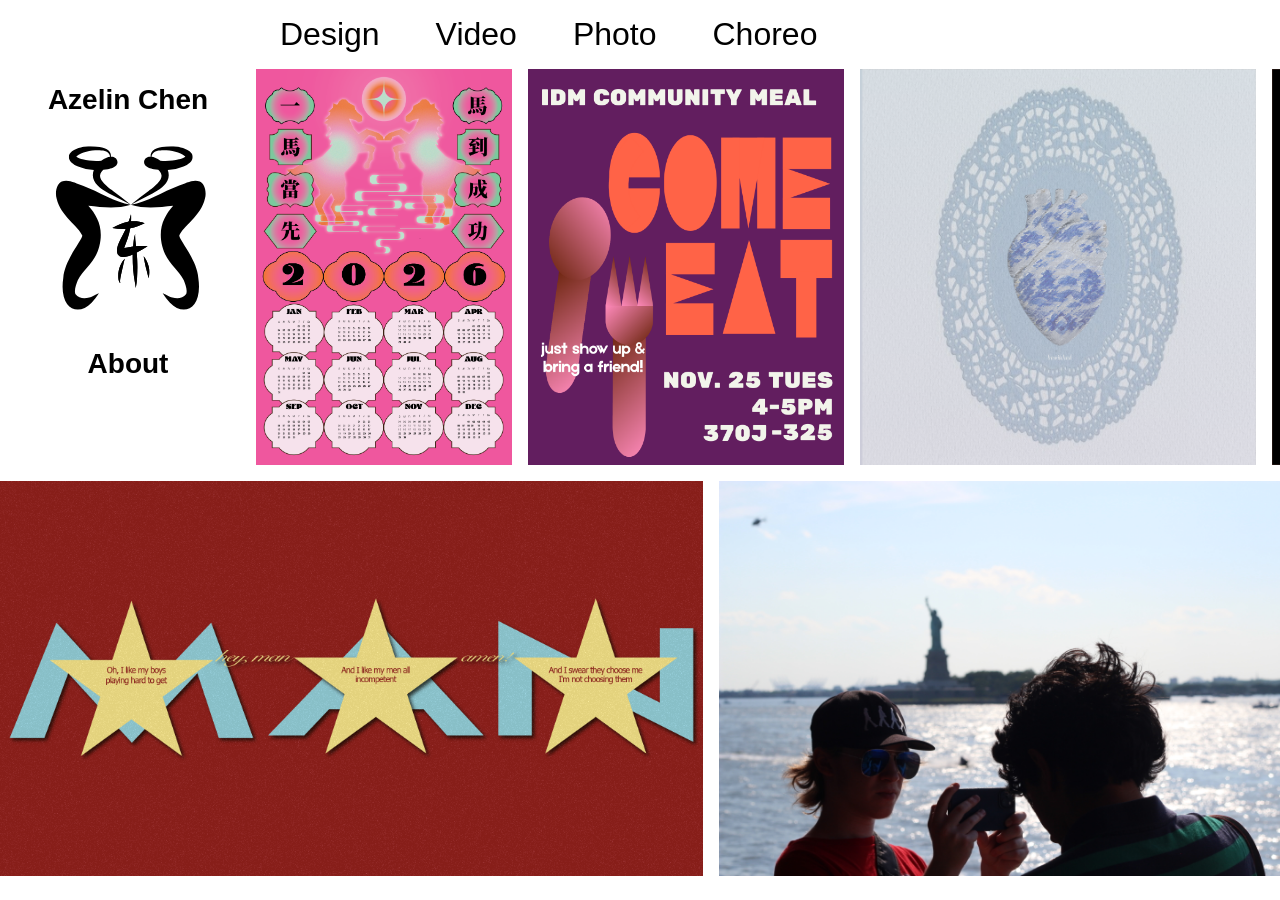
<file: Midterm/index.html>
<!doctype html>
<html lang="en">
  <head>
    <meta charset="UTF-8" />
    <meta name="viewport" content="width=device-width, initial-scale=1.0" />
    <title>Portfolio</title>
    <link rel="stylesheet" href="css/style.css" />
  </head>

  <body class="home-page">
    <!-- PROTECTED INFO BOX: the scrolling art can never cover this -->
    <header class="home-info">
      <h1 class="home-title">Azelin Chen</h1>
      <a class="logo" href="index.html" aria-label="Azelin Chen, home"><img src="img/thebestazelin.svg" alt="" /></a>
      <a class="about-link" href="about.html">About</a>
    </header>

    <nav>
      <ul>
        <li><a href="design.html">Design</a>
          <ul>
            <li><a href="design.html#马到成功 一马当先 “Succeed in Year of the Horse” [2025]">马到成功 一马当先 “Succeed in Year of the Horse” [2025]<img class="preview" src="img/design/BLURREDcalendar2026 .png" alt="" /></a></li>
            <li><a href="design.html#2026Goals">2026 Goals<img class="preview" src="img/design/bpinyourarea.png" alt="" /></a></li>
            <li><a href="design.html#Manchild">Manchild<img class="preview" src="img/design/Manchild.png" alt="" /></a></li>
            <li><a href="design.html#COMEEAT">COME EAT<img class="preview" src="img/design/11_25_25IDMCommMeal.png" alt="" /></a></li>
            <li><a href="design.html#Laufey's Bewitched Unofficial Digital Redention">Laufey's Bewitched Unofficial Digital Redention<img class="preview" src="img/design/bewitched.png" alt="" /></a></li>
          </ul>
        </li>
        <li><a href="video.html">Video</a>
          <ul>
            <li><a href="video.html#video-1">No One Noticed Music Video<video class="preview" src="https://drive.google.com/file/d/1f566q2Q-w0wo50VBKDVV22nPaCnPaEsJ/view?usp=drive_link" preload="metadata" muted playsinline aria-hidden="true"></video></a></li>
            <li><a href="video.html#video-2">Video 2</a></li>
            <li><a href="video.html#video-3">Video 3</a></li>
          </ul>
        </li>
        <li><a href="photo.html">Photo</a></li>
        <li><a href="choreo.html">Choreo</a>
          <ul>
            <li><a href="choreo.html#choreo-1">Choreo 1</a></li>
            <li><a href="choreo.html#choreo-2">Choreo 2</a></li>
            <li><a href="choreo.html#choreo-3">Choreo 3</a></li>
          </ul>
        </li>
      </ul>
    </nav>

    <!-- VERTICAL (portrait) ART: scrolls left, stays clipped inside its own area -->
    <div class="marquee marquee-vertical" aria-label="Featured vertical work">
      <div class="marquee-group">
        <a href="design.html#马到成功 一马当先 “Succeed in Year of the Horse” [2025]"><img src="img/design/BLURREDcalendar2026 .png" alt="Design 1" /></a>
        <a href="design.html#COMEEAT"><img src="img/design/11_25_25IDMCommMeal.png" alt="Design 2" /></a>
        <a href="design.html#Laufey's Bewitched Unofficial Digital Redention"><img src="img/design/bewitched.png" alt="Design 3" /></a>
        <a href="design.html#2026Goals"><img src="img/design/bpinyourarea.png" alt="Design 4" /></a>
        <a href="design.html#Valentine"><img src="img/design/Valentine3lines.png" alt="Design 5" /></a>
        <a href="design.html#design-6"><img src="img/design/Cover.png" alt="Design 6" /></a>
        <a href="photo.html"><img src="img/photo/IMG_4963.jpg" alt="Design 7" /></a>
      </div>
      <!-- Copy of the group above so the loop never has a gap (keep it identical) -->
      <div class="marquee-group dup" aria-hidden="true">
        <a href="design.html#马到成功 一马当先 “Succeed in Year of the Horse” [2025]" tabindex="-1"><img src="img/design/BLURREDcalendar2026 .png" alt="" /></a>
        <a href="design.html#COMEEAT" tabindex="-1"><img src="img/design/11_25_25IDMCommMeal.png" alt="" /></a>
        <a href="design.html#Laufey's Bewitched Unofficial Digital Redention" tabindex="-1"><img src="img/design/bewitched.png" alt="" /></a>
        <a href="design.html#2026Goals" tabindex="-1"><img src="img/design/bpinyourarea.png" alt="" /></a>
        <a href="design.html#Valentine" tabindex="-1"><img src="img/design/Valentine3lines.png" alt="" /></a>
        <a href="design.html#design-6" tabindex="-1"><img src="img/design/Cover.png" alt="" /></a>
        <a href="photo.html#photo-5" tabindex="-1"><img src="img/photo/IMG_4963.jpg" alt="" /></a>
      </div>
    </div>

    <!-- HORIZONTAL (landscape) ART: scrolls right, full width -->
    <div class="marquee marquee-horizontal" aria-label="Featured horizontal work">
      <div class="marquee-group">
        <a href="design.html#Manchild"><img src="img/design/Manchild.png" alt="Design 2" /></a>
        <a href="photo.html#photo-1"><img src="img/photo/PortPhoto1.JPG" alt="Photo 1" /></a>
        <a href="photo.html#photo-2"><img src="img/photo/cdmx.JPG" alt="Photo 2" /></a>
        <a href="photo.html#photo-3"><img src="img/photo/statenislandferry.jpg" alt="Photo 3" /></a>
        <a href="photo.html#photo-4"><img src="img/photo/IMG_4836.png" alt="Photo 4" /></a>
        <a href="video.html#video-1" aria-label="No One Noticed music video">
          <video autoplay muted loop playsinline>
            <source src="https://drive.google.com/file/d/1f566q2Q-w0wo50VBKDVV22nPaCnPaEsJ/view?usp=drive_link" type="video/mp4" />
          </video>
        </a>
      </div>
      <!-- Copy of the group above so the loop never has a gap (keep it identical) -->
      <div class="marquee-group dup" aria-hidden="true">
        <a href="design.html#Manchild" tabindex="-1"><img src="img/design/Manchild.png" alt="" /></a>
        <a href="photo.html#photo-1" tabindex="-1"><img src="img/photo/PortPhoto1.JPG" alt="" /></a>
        <a href="photo.html#photo-2" tabindex="-1"><img src="img/photo/cdmx.JPG" alt="" /></a>
        <a href="photo.html#photo-3" tabindex="-1"><img src="img/photo/statenislandferry.jpg" alt="" /></a>
        <a href="photo.html#photo-4" tabindex="-1"><img src="img/photo/IMG_4836.png" alt="" /></a>
        <a href="video.html#video-1" tabindex="-1">
          <video autoplay muted loop playsinline>
            <source src="https://drive.google.com/file/d/1f566q2Q-w0wo50VBKDVV22nPaCnPaEsJ/view?usp=drive_link" type="video/mp4" />
          </video>
        </a>
      </div>
    </div>
  </body>
</html>
</file>
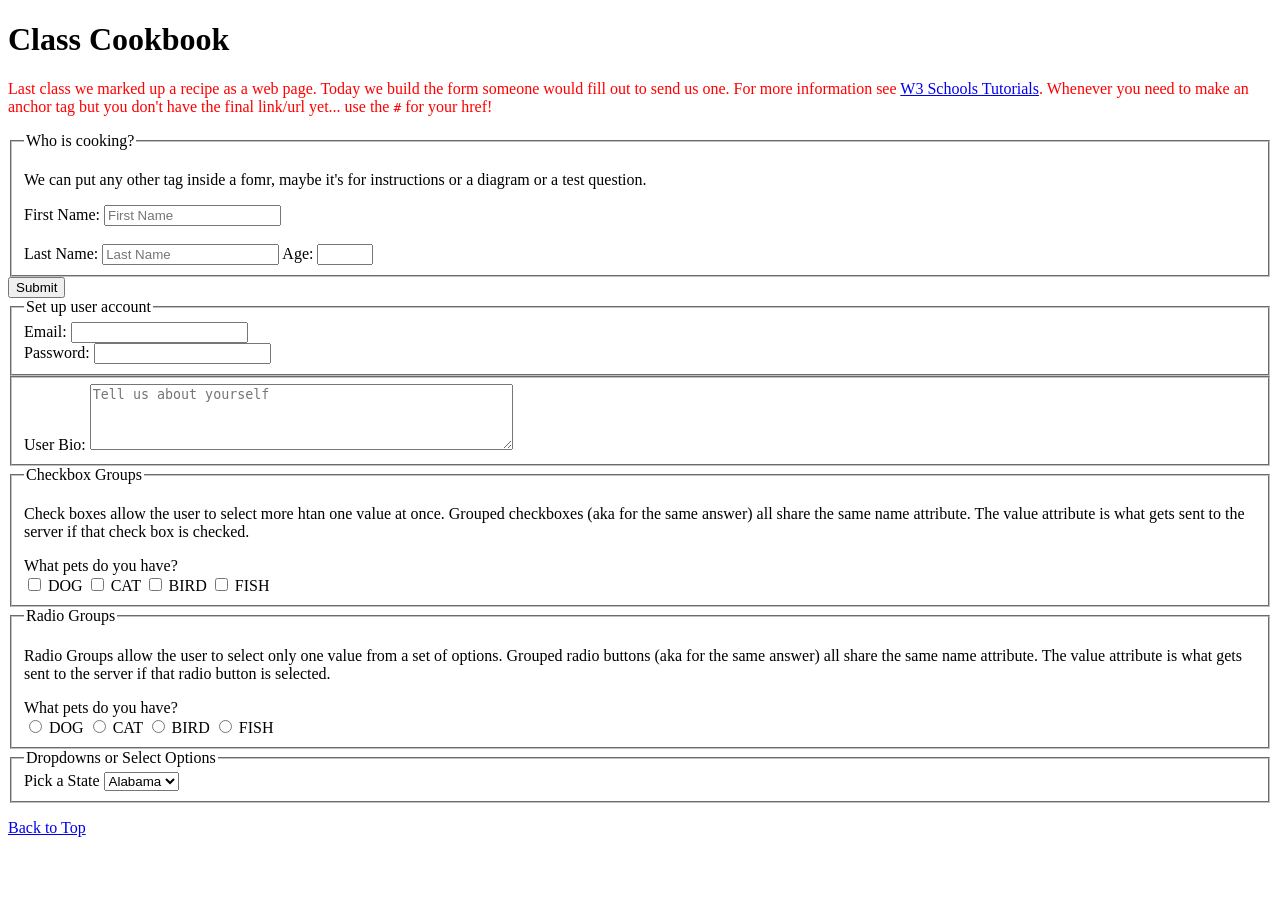
<file: WeekTwo/Class2/StarterFiles/index.html>
<!doctype html>
<html lang="en">
  <head>
    <meta charset="utf-8" />
    <meta name="viewport" content="width=device-width, initial-scale=1" />
    <title>Class Cookbook — Submit a Recipe</title>
    <style>
      #top {
        color: red;
      }
    </style>
  </head>
  <body>
    <!-- Command + / to comment in whatever language you are currently writing -->

    <h1>Class Cookbook</h1>
    <p id="top">
      Last class we marked up a recipe as a web page. Today we build the form
      someone would fill out to send us one. For more information see
      <a href="https://www.w3schools.com/html/html_forms.asp" target="_blank"
        >W3 Schools Tutorials</a
      >. Whenever you need to make an anchor tag but you don't have the final
      link/url yet... use the <code>#</code> for your href!
    </p>

    <!-- ============================================================
         THE FORM GOES HERE.

         We build it together, one fieldset at a time:

           1. Who is cooking?   text, email, password
           2. The recipe        text, number, range, select
           3. How hard is it?   radio    (one answer only)
           4. Dietary tags      checkbox (several answers)
           5. The actual food   textarea
           6. Extras            file, url, date, color
           7. Buttons           submit, reset

         Start with the <form> tag itself and its attributes, then add
         one fieldset at a time. Do not skip ahead -- the point is to
         watch what each input type does in the browser as we add it.
         ============================================================ -->
         <!-- The form tag itself is not visible on the page. I t waraps form elements and bakes in some
          browser behabior. You can hit enter key to submit a small form. Clicking any button inside 
          the form will submit the form  -->
          <!-- GET to retrieve data, POST to write to a DB or send data to a restful API endpoint
           PUT edit/update an existing entry int he db, DELETE deletes a record from the DB -->
          <form name="contactUs" target="_self" method="GET"></form>
          <fieldset>
            <legend> Who is cooking?</legend>
            <p>We can put any other tag inside a fomr, maybe it's for instructions or a diagram or a test question. </p>
            <!-- for and name should match -->
            <label for="firstName">First Name:</label>
            <input type="text" id="firstName" 
            placeholder="First Name" 
            required 
            placeholder="Dummy Text Hint"/>
              <br />
              <br />
            <label for="lastName">Last Name:</label>
            <input type="text" id="lastName" 
            placeholder="Last Name" 
            required 
            placeholder="Dummy Text Hint"/>
            <label for ="age">Age:</label>
            <input type="number" id="age" min="1" max="120" required/>
          </fieldset>
        <input type="submit" value="Submit" type="button"/>
        <fieldset>
          <legend> Set up user account</legend>
          <label for="email">Email:</label>
          <input name="email" id="email" type="email" required/>
          <br />
          <label for="password">Password:</label>
          <input name="password" id="password" type="password" required/>

        </fieldset>
    
        <fieldset>
          <label for="userBio">User Bio:</label>
          <textarea name="userBio" id="userBio" rows="4" cols="50" placeholder="Tell us about yourself"></textarea>
        </fieldset>
        <fieldset>
          <legend> Checkbox Groups</legend>
          <p> Check boxes allow the user to select more htan one value at once. Grouped checkboxes 
            (aka for the same answer) all share the same name attribute. The value attribute is what gets sent 
            to the server if that check box is checked.  </p>
          <label for="pet">What pets do you have?</label> <br />
          <label><input type="checkbox" name="pet"  value="dog"/> DOG </label>
          <label><input type="checkbox" name="pet"  value="cat"/> CAT </label>
          <label><input type="checkbox" name="pet"  value="bird"/> BIRD </label>
          <label><input type="checkbox" name="pet" value="fish"/> FISH </label>
            

        </fieldset>
        <fieldset>
        <legend> Radio Groups</legend>
          <p> Radio Groups allow the user to select only one value from a set of options. Grouped radio buttons 
            (aka for the same answer) all share the same name attribute. The value attribute is what gets sent 
            to the server if that radio button is selected.  </p>
          <label for="pet">What pets do you have?</label> <br />
          <label><input type="radio" name="pet"  value="dog"/> DOG </label>
          <label><input type="radio" name="pet"  value="cat"/> CAT </label>
          <label><input type="radio" name="pet"  value="bird"/> BIRD </label>
          <label><input type="radio" name="pet" value="fish"/> FISH </label>

          </fieldset>

          <fieldset> 
            <legend> Dropdowns or Select Options</legend>
            <label for = "state"> Pick a State</label>
            <!-- Select element wraps the grouped options for the drop down -->
             <select name="state" id="state">
              <option value="AL">Alabama</option>
              <option value="AK">Alaska</option>
              <option value="AZ">Arizona</option>
          </select>
          </fieldset>
          <!-- Any button will submite the form if it's inside  -->
           <p>
      <a href="#top">Back to Top</a></p>
  </body>
</html>
</file>
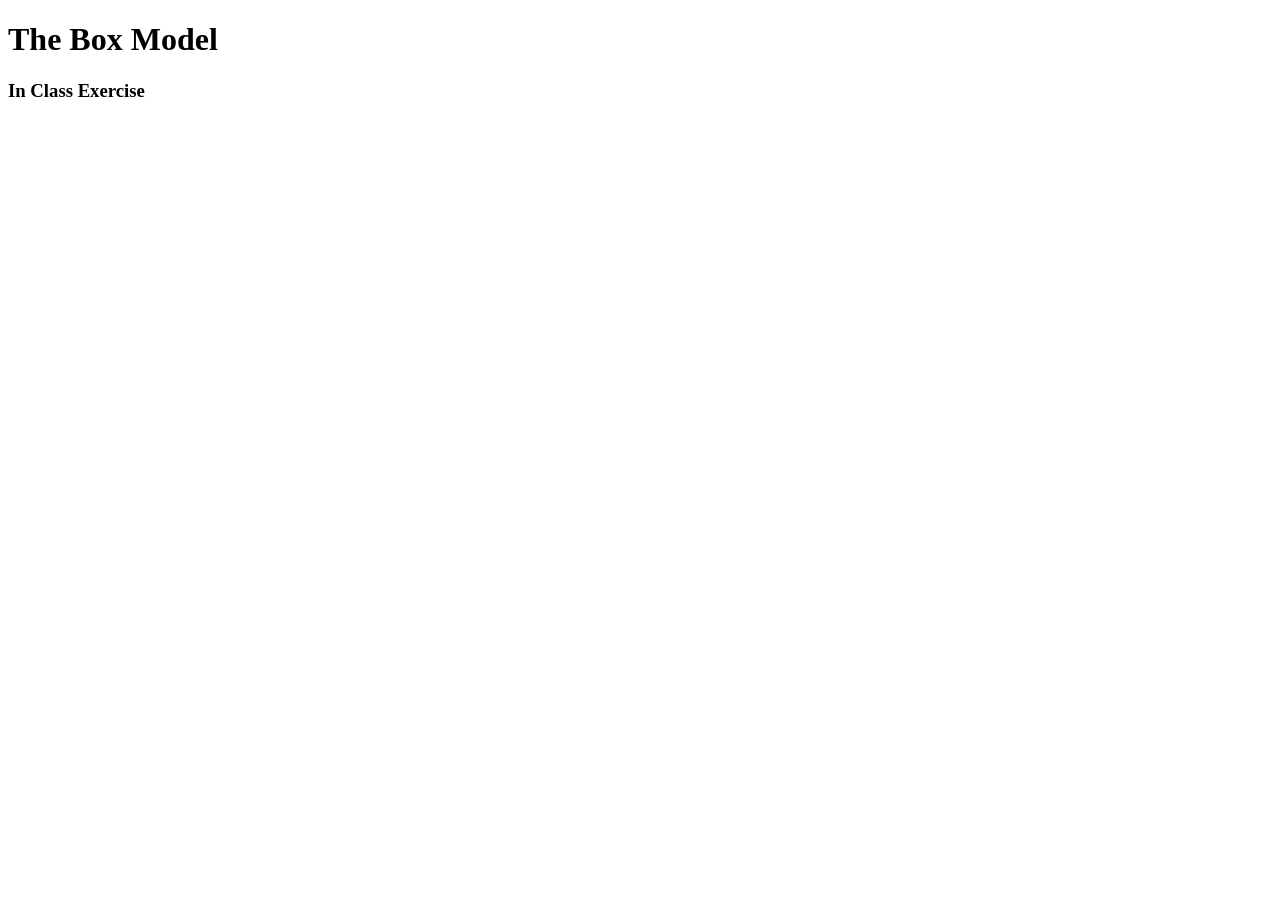
<file: WeekThree/Week03/Week3_2/Box_Model/StarterFiles/index.html>
<!doctype html>
<html lang="en">
  <head>
    <meta charset="utf-8" />
    <meta name="viewport" content="width=device-width, initial-scale=1" />
    <title>The Box Model</title>
    <link rel="stylesheet" href="./css/styles.css" />
  </head>
  <body>
    <!-- We build the float / clear-fix layout together in class.
         Everything you need is in README.md. -->

    <h1>The Box Model</h1>

    <h3>In Class Exercise</h3>
    <!--
      The layout below needs air between the thumbnails.
      Using PIXELS, add margin to .container-inclass or subtract from
      .thumbnail-inclass so this sits in one row of four columns.
      Start from scratch in css/styles.css -- do not copy the earlier rules.
    -->
    <div class="container-inclass clear-fix">
      <div class="thumbnail-inclass"></div>
      <div class="thumbnail-inclass"></div>
      <div class="thumbnail-inclass"></div>
      <div class="thumbnail-inclass"></div>
    </div>
  </body>
</html>
</file>
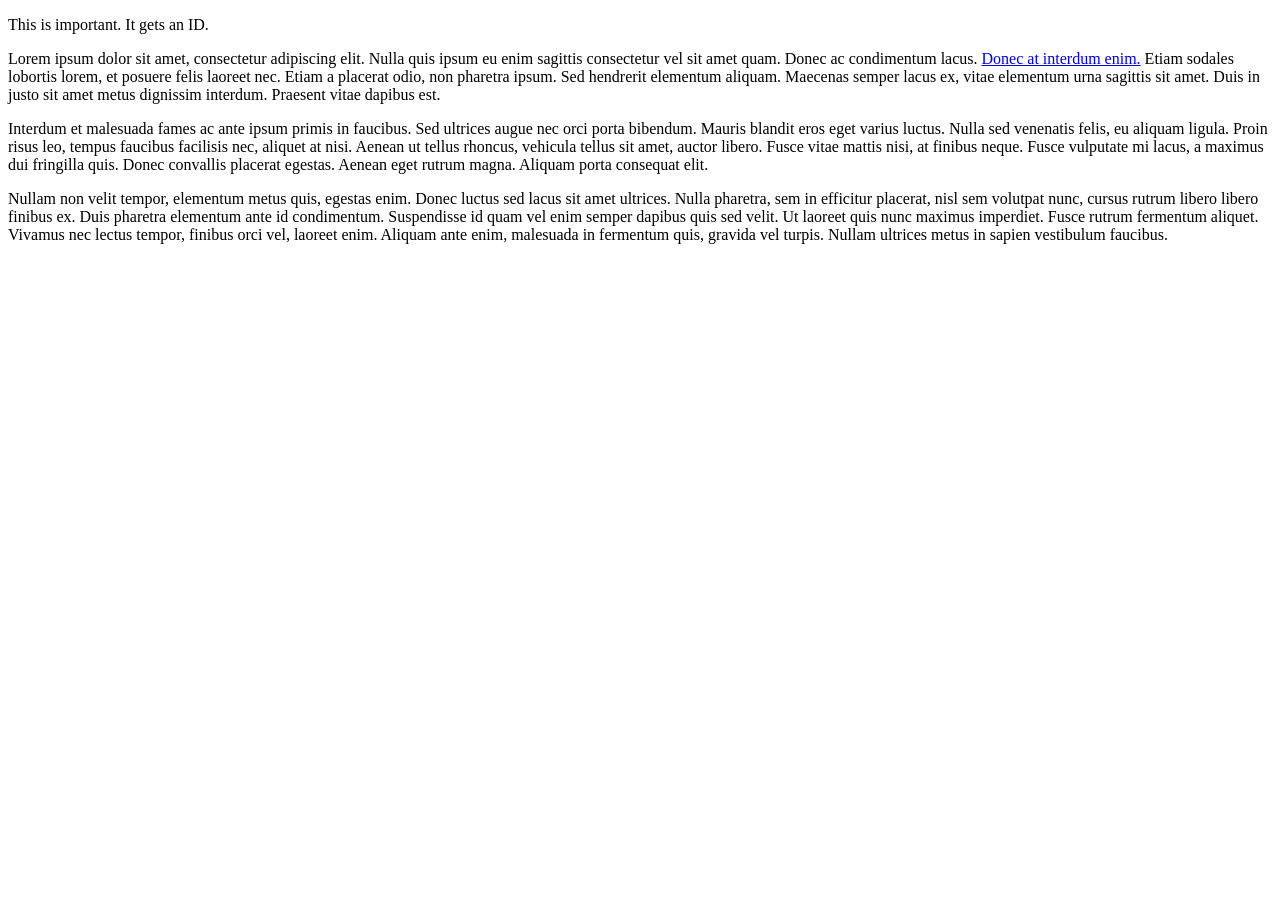
<file: WeekThree/Week03/Week3_2/Intro_CSS/StarterFiles/index.html>
<!doctype html>
<html lang="en">
  <head>
    <meta charset="utf-8" />
    <meta name="viewport" content="width=device-width, initial-scale=1" />
    <title>Intro to CSS Text and Spans</title>
    <style type="text/CSS">
      /* We write this together in class. */
    </style>
  </head>
  <body>
    <p id="important_stuff">This is important. It gets an ID.</p>
    <p>
      Lorem ipsum dolor sit amet, consectetur adipiscing elit. Nulla quis ipsum
      eu enim sagittis consectetur vel sit amet quam. Donec ac condimentum
      lacus. <a href="#" class="silly_text">Donec at interdum enim.</a> Etiam
      sodales lobortis lorem, et posuere felis laoreet nec. Etiam a placerat
      odio, non pharetra ipsum. Sed hendrerit elementum aliquam. Maecenas semper
      lacus ex, vitae elementum urna sagittis sit amet. Duis in justo sit amet
      metus dignissim interdum. Praesent vitae dapibus est.
    </p>
    <p>
      Interdum et malesuada fames ac ante ipsum primis in faucibus. Sed ultrices
      augue nec orci porta bibendum. Mauris blandit eros eget varius luctus.
      Nulla sed venenatis felis, eu aliquam ligula.
      <span class="silly_text"
        >Proin risus leo, tempus faucibus facilisis nec, aliquet at nisi. Aenean
        ut tellus rhoncus, vehicula tellus sit amet, auctor libero. </span
      >Fusce vitae mattis nisi, at finibus neque. Fusce vulputate mi lacus, a
      maximus dui fringilla quis. Donec convallis placerat egestas. Aenean eget
      rutrum magna. Aliquam porta consequat elit.
    </p>
    <p>
      Nullam non velit tempor, elementum metus quis, egestas enim. Donec luctus
      sed lacus sit amet ultrices. Nulla pharetra, sem in efficitur placerat,
      nisl sem volutpat nunc, cursus rutrum libero libero finibus ex. Duis
      pharetra elementum ante id condimentum. Suspendisse id quam vel enim
      semper dapibus quis sed velit. Ut laoreet quis nunc maximus imperdiet.
      Fusce rutrum fermentum aliquet. Vivamus nec lectus tempor, finibus orci
      vel, laoreet enim. Aliquam ante enim, malesuada in fermentum quis, gravida
      vel turpis. Nullam ultrices metus in sapien vestibulum faucibus.
    </p>
  </body>
</html>
</file>
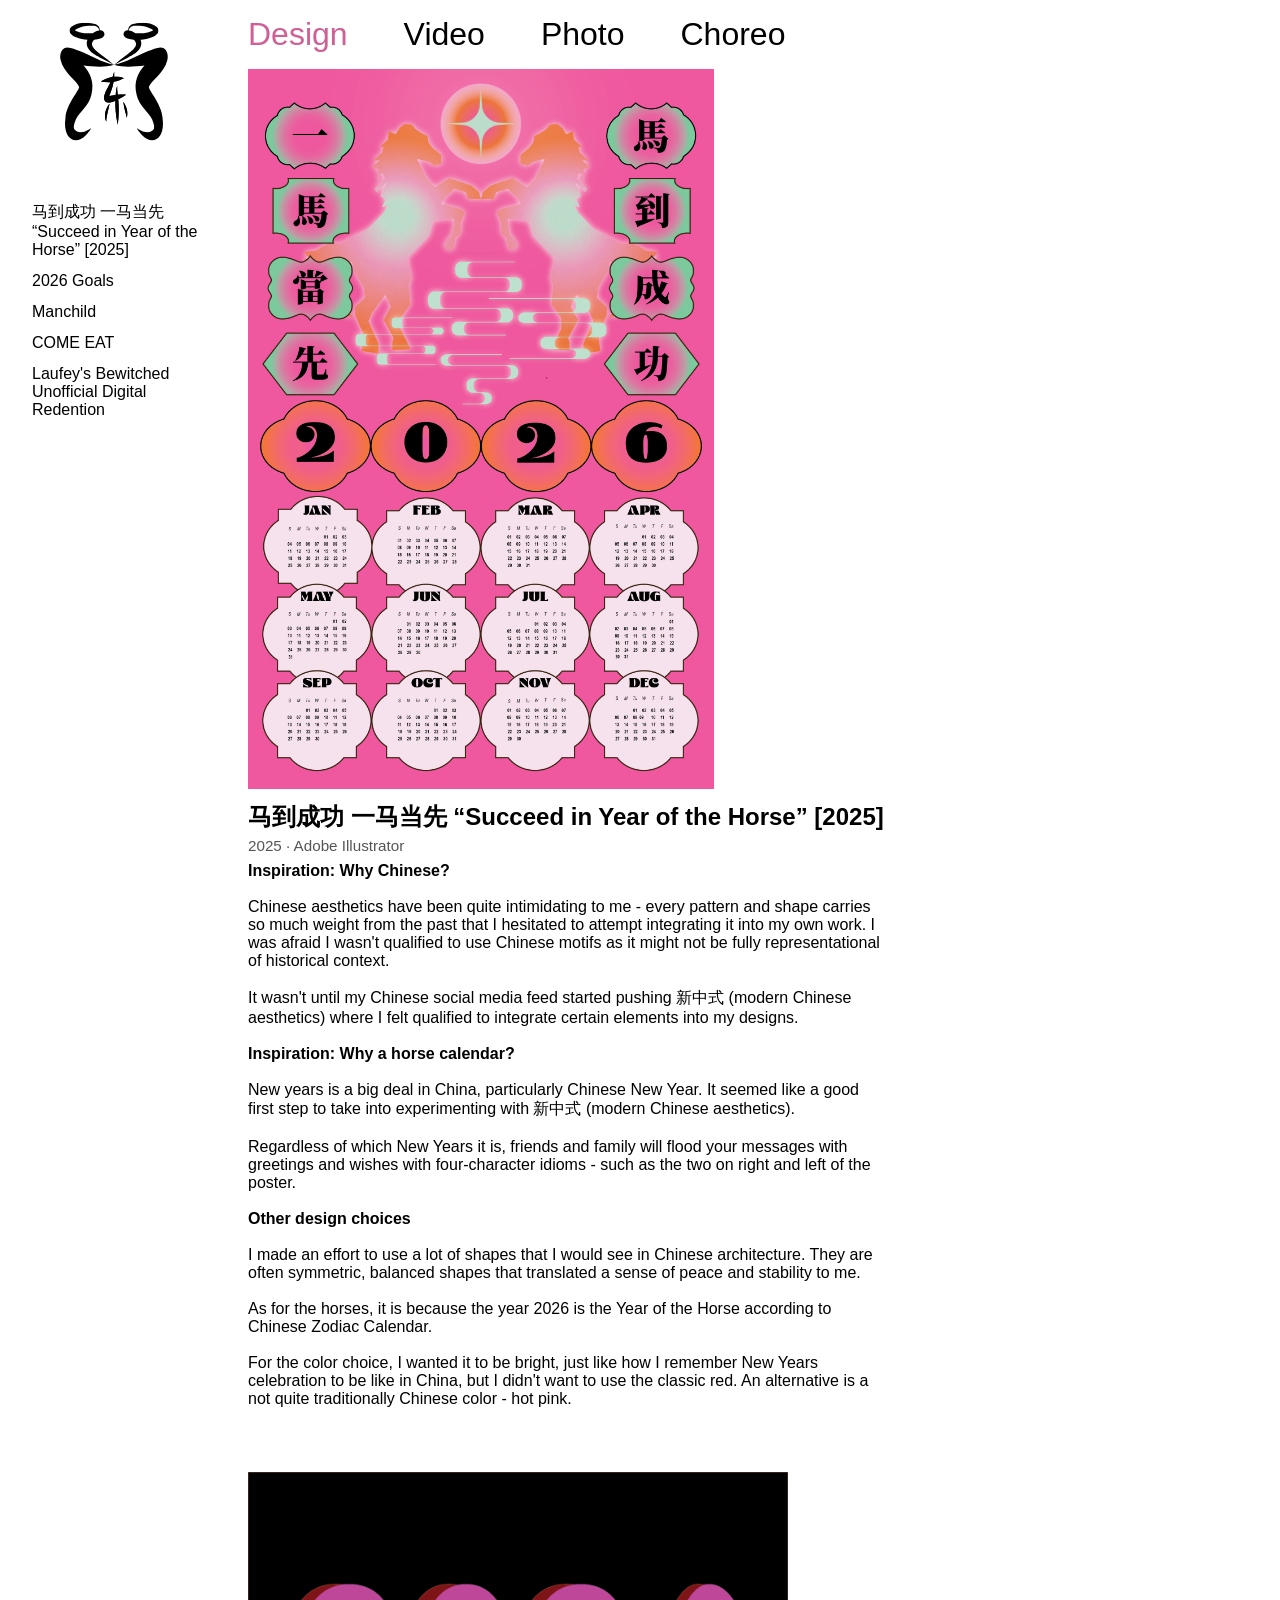
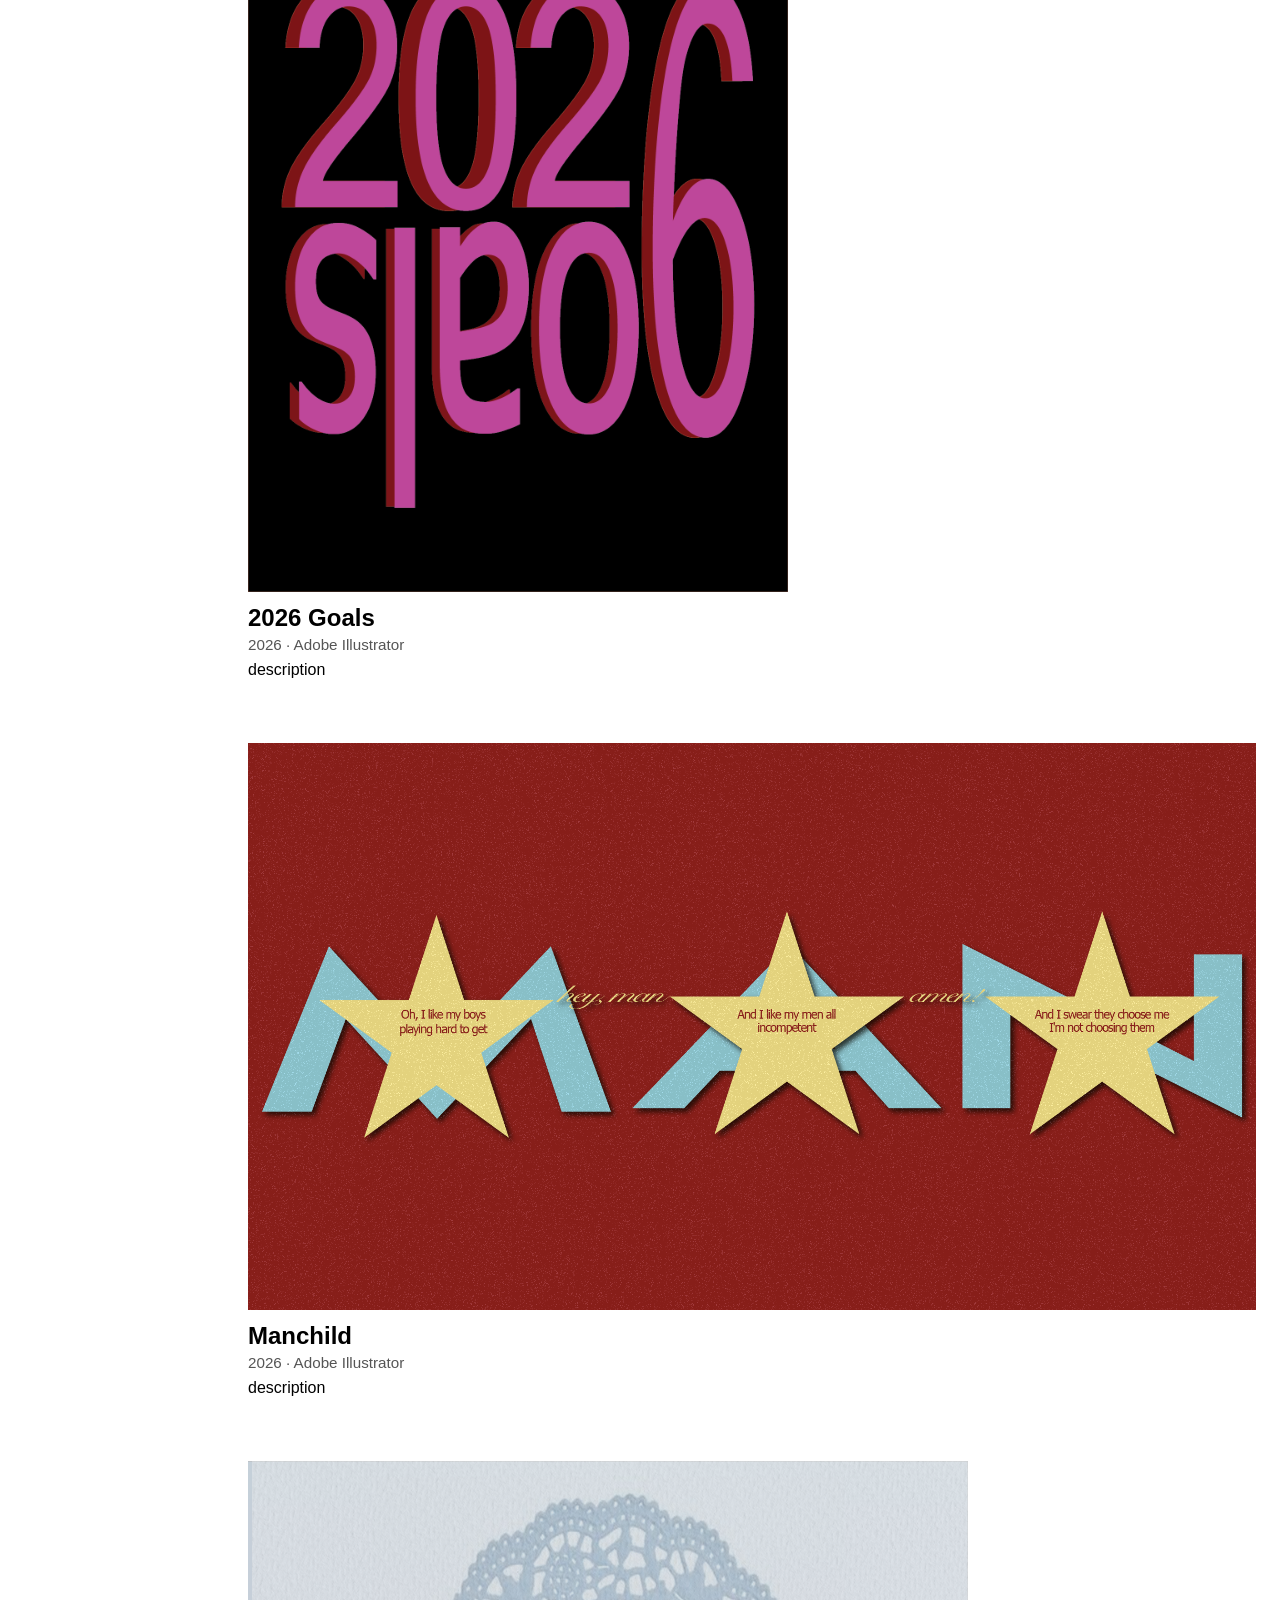
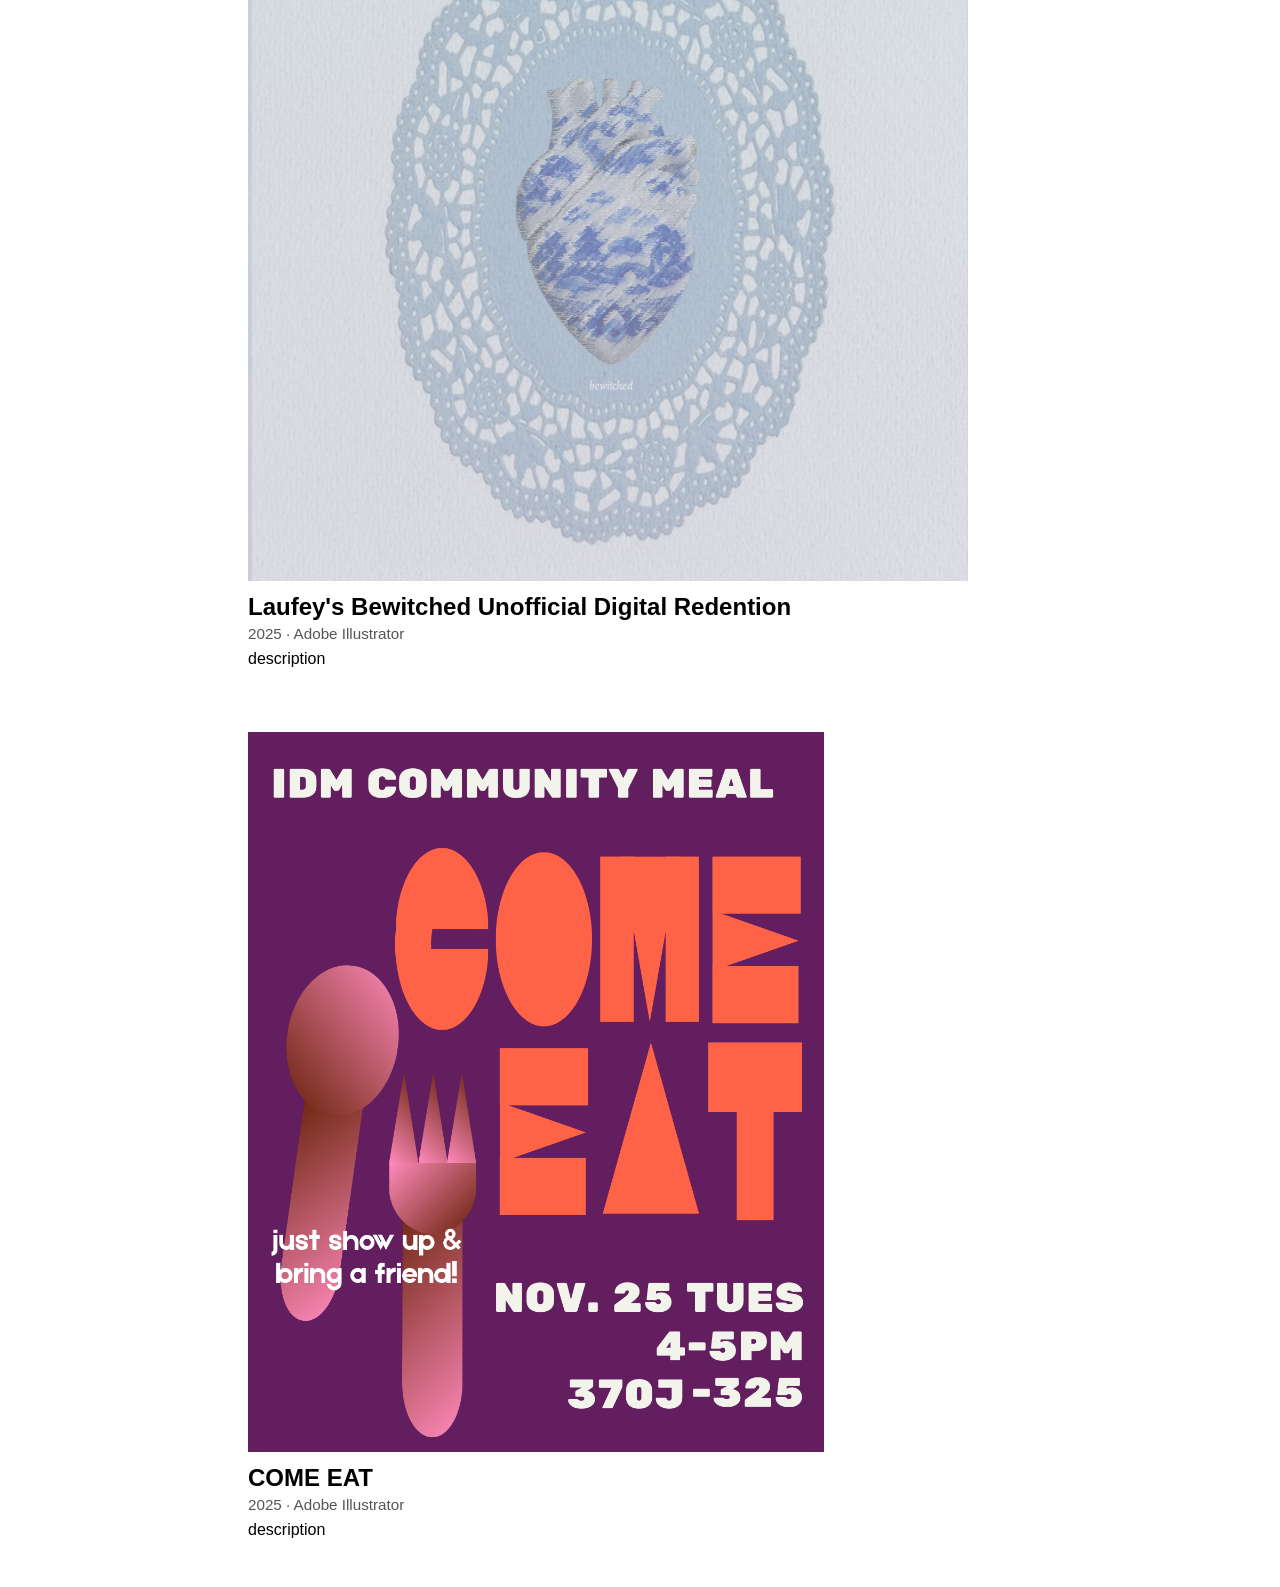
<file: Midterm/design.html>
<!doctype html>
<html lang="en">
  <head>
    <meta charset="UTF-8" />
    <meta name="viewport" content="width=device-width, initial-scale=1.0" />
    <title>Design | Portfolio</title>
    <link rel="stylesheet" href="css/style.css" />
  </head>

  <body class="inner-page">
    <!-- LEFT COLUMN: logo (home) and the list of pieces. Stays in view while you scroll. -->
    <aside class="side">
      <a class="logo" href="index.html" aria-label="Azelin Chen, home"><img src="img/thebestazelin.svg" alt="" /></a>
      <!-- Each link jumps to that piece on this page -->
      <ul class="side-list">
        <li><a href="design.html#马到成功 一马当先 “Succeed in Year of the Horse” [2025]">马到成功 一马当先 “Succeed in Year of the Horse” [2025]</a></li>
        <li><a href="design.html#2026Goals">2026 Goals</a></li>
        <li><a href="design.html#Manchild">Manchild</a></li>
        <li><a href="design.html#COMEEAT">COME EAT</a></li>
        <li><a href="design.html#Laufey's Bewitched Unofficial Digital Redention">Laufey's Bewitched Unofficial Digital Redention</a></li>
      </ul>
    </aside>

    <div class="inner-main">
      <nav>
        <ul>
          <li><a href="design.html" aria-current="page">Design</a>
            <ul>
              <li><a href="design.html#马到成功 一马当先 “Succeed in Year of the Horse” [2025]">马到成功 一马当先 “Succeed in Year of the Horse” [2025]<img class="preview" src="img/design/BLURREDcalendar2026 .png" alt="" /></a></li>
              <li><a href="design.html#2026Goals">2026 Goals<img class="preview" src="img/design/bpinyourarea.png" alt="" /></a></li>
              <li><a href="design.html#Manchild">Manchild<img class="preview" src="img/design/Manchild.png" alt="" /></a></li>
              <li><a href="design.html#COMEEAT">COME EAT<img class="preview" src="img/design/11_25_25IDMCommMeal.png" alt="" /></a></li>
              <li><a href="design.html#Laufey's Bewitched Unofficial Digital Redention">Laufey's Bewitched Unofficial Digital Redention<img class="preview" src="img/design/bewitched.png" alt="" /></a></li>
            </ul>
          </li>
          <li><a href="video.html">Video</a>
            <ul>
              <li><a href="video.html#video-1">No One Noticed Music Video<video class="preview" src="https://drive.google.com/file/d/1f566q2Q-w0wo50VBKDVV22nPaCnPaEsJ/view?usp=drive_link" preload="metadata" muted playsinline aria-hidden="true"></video></a></li>
              <li><a href="video.html#video-2">Video 2</a></li>
              <li><a href="video.html#video-3">Video 3</a></li>
            </ul>
          </li>
          <li><a href="photo.html">Photo</a></li>
          <li><a href="choreo.html">Choreo</a>
            <ul>
              <li><a href="choreo.html#choreo-1">Choreo 1</a></li>
              <li><a href="choreo.html#choreo-2">Choreo 2</a></li>
              <li><a href="choreo.html#choreo-3">Choreo 3</a></li>
            </ul>
          </li>
        </ul>
      </nav>

      <main class="pieces">
        <h1 class="visually-hidden">Design</h1>

        <article class="piece" id="马到成功 一马当先 “Succeed in Year of the Horse” [2025]">
          <img src="img/design/BLURREDcalendar2026 .png" alt="Design 1" />
          <h2>马到成功 一马当先 “Succeed in Year of the Horse” [2025]</h2>
          <p class="meta">2025 &middot; Adobe Illustrator</p>
          <p> <strong>Inspiration: Why Chinese?</strong> <br><br>

          Chinese aesthetics have been quite intimidating to me - every pattern and shape carries so much weight from the past that I hesitated to attempt integrating it into my own work. I was afraid I wasn't qualified to use Chinese motifs as it might not be fully representational of historical context. <br><br>

          It wasn't until my Chinese social media feed started pushing 新中式 (modern Chinese aesthetics) where I felt qualified to integrate certain elements into my designs. <br><br>
          <strong>Inspiration: Why a horse calendar?</strong> <br><br>

          New years is a big deal in China, particularly Chinese New Year. It seemed like a good first step to take into experimenting with 新中式 (modern Chinese aesthetics). <br><br>

          Regardless of which New Years it is,  friends and family will flood your messages with greetings and wishes with four-character idioms - such as the two on right and left of the poster. <br><br>
        

         <strong>Other design choices</strong> <br><br>

          I made an effort to use a lot of shapes that I would see in Chinese architecture. They are often symmetric, balanced shapes that translated a sense of peace and stability to me. ​<br><br>

          As for the horses, it is because the year 2026 is the Year of the Horse according to Chinese Zodiac Calendar. <br><br>

​

​​For the color choice, I wanted it to be bright, just like how I remember New Years celebration to be like in China, but I didn't want to use the classic red. An alternative is a not quite traditionally Chinese color - hot pink. 
        </p>


        </article>

        <article class="piece" id="2026Goals">
          <img src="img/design/bpinyourarea.png" alt="Design 2" />
          <h2>2026 Goals</h2>
          <p class="meta">2026 &middot; Adobe Illustrator</p>
          <p>description</p>
        </article>

        <article class="piece" id="Manchild">
          <img src="img/design/Manchild.png" alt="Design 3" />
          <h2>Manchild</h2>
          <p class="meta">2026 &middot; Adobe Illustrator</p>
          <p>description</p>
        </article>
        <article class="piece" id="Laufey's Bewitched Unofficial Digital Redention">
          <img src="img/design/bewitched.png" alt="Design 4" />
          <h2>Laufey's Bewitched Unofficial Digital Redention</h2>
          <p class="meta">2025 &middot; Adobe Illustrator</p>
          <p>description</p>
        </article>
        <article class="piece" id="COMEEAT">
          <img src="img/design/11_25_25IDMCommMeal.png" alt="Design 5" />
          <h2>COME EAT</h2>
          <p class="meta">2025 &middot; Adobe Illustrator</p>
          <p>description</p>
        </article>
      </main>
    </div>
  </body>
</html>
</file>
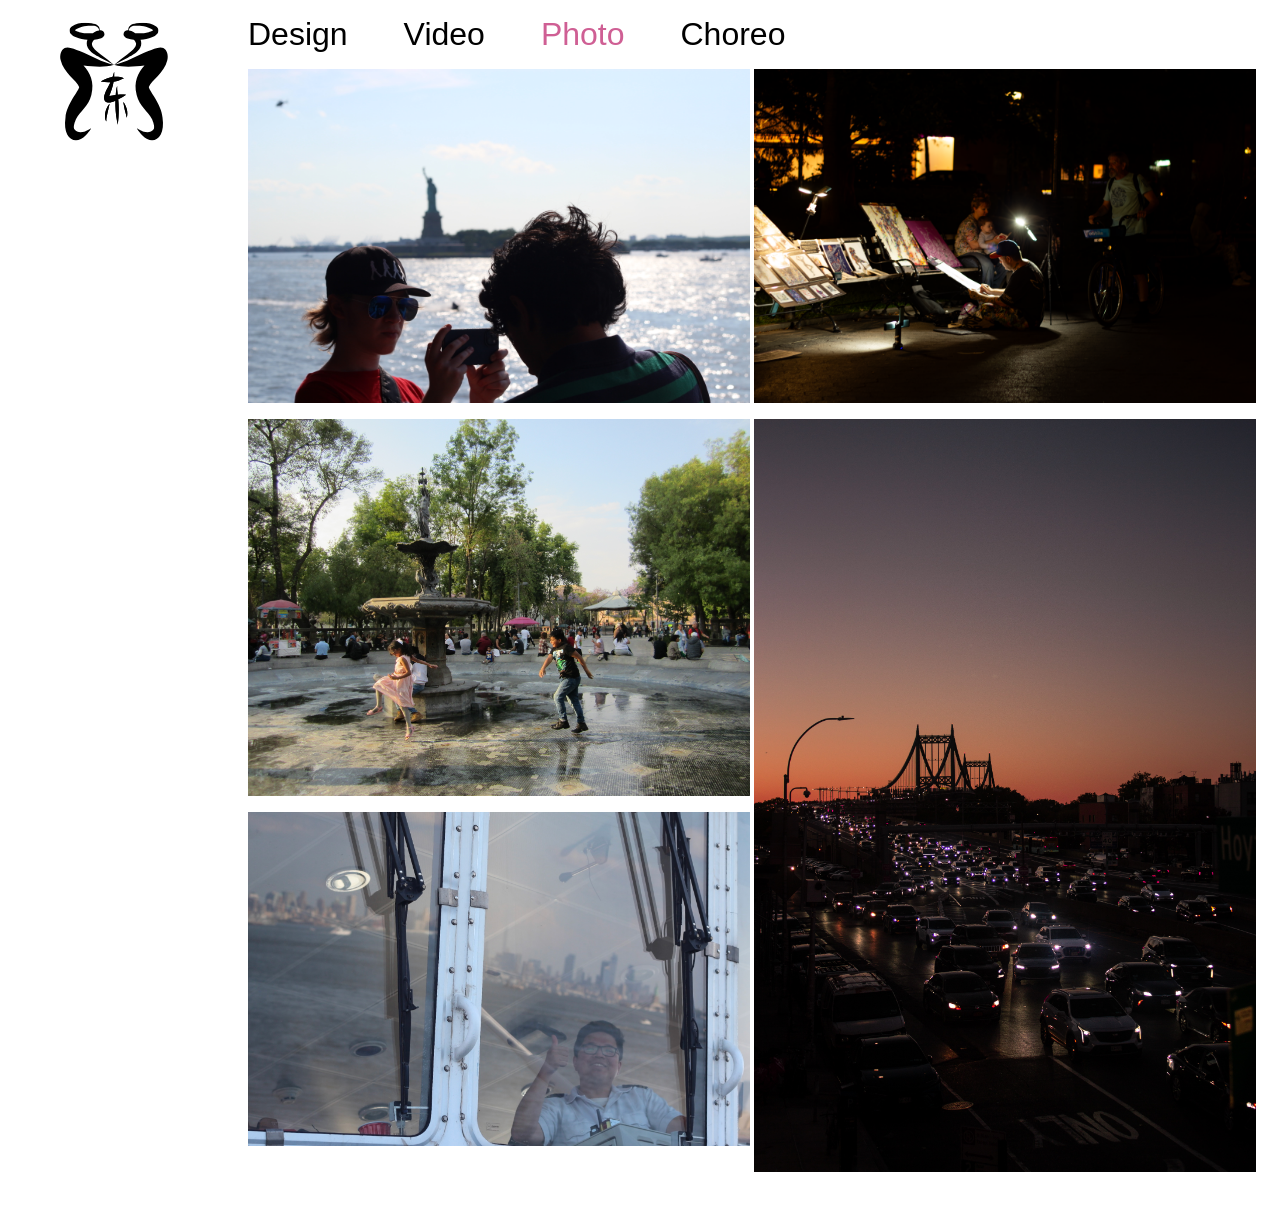
<file: Midterm/photo.html>
<!doctype html>
<html lang="en">
  <head>
    <meta charset="UTF-8" />
    <meta name="viewport" content="width=device-width, initial-scale=1.0" />
    <title>Photo | Portfolio</title>
    <link rel="stylesheet" href="css/style.css" />
  </head>

  <body class="inner-page">
    <!-- LEFT COLUMN: logo (home). Stays in view while you scroll. -->
    <aside class="side">
      <a class="logo" href="index.html" aria-label="Azelin Chen, home"><img src="img/thebestazelin.svg" alt="" /></a>
    </aside>

    <div class="inner-main">
      <nav>
        <ul>
          <li><a href="design.html">Design</a>
            <ul>
              <li><a href="design.html#马到成功 一马当先 “Succeed in Year of the Horse” [2025]">马到成功 一马当先 “Succeed in Year of the Horse” [2025]</a></li>
            <li><a href="design.html#2026Goals">2026 Goals</a></li>
            <li><a href="design.html#Manchild">Manchild</a></li>
            <li><a href="design.html#COMEEAT">COME EAT</a></li>
            <li><a href="design.html#Laufey's Bewitched Unofficial Digital Redention">Laufey's Bewitched Unofficial Digital Redention</a></li>
          </ul>
        </li>
          <li><a href="video.html">Video</a>
            <ul>
              <li><a href="video.html#video-1">No One Noticed Music Video</a></li>
              <li><a href="video.html#video-2">Video 2</a></li>
              <li><a href="video.html#video-3">Video 3</a></li>
            </ul>
          </li>
          <li><a href="photo.html" aria-current="page">Photo</a></li>
          <li><a href="choreo.html">Choreo</a>
            <ul>
              <li><a href="choreo.html#choreo-1">Choreo 1</a></li>
              <li><a href="choreo.html#choreo-2">Choreo 2</a></li>
              <li><a href="choreo.html#choreo-3">Choreo 3</a></li>
            </ul>
          </li>
        </ul>
      </nav>

      <main class="pieces">
        <h1 class="visually-hidden">Photo</h1>

        <!-- THE GALLERY: click a photo to see it large -->
        <div class="gallery" id="gallery">
          <a class="gallery-item" href="#photo-1"><img src="img/photo/PortPhoto1.JPG" alt="Photo 1" /></a>
          <a class="gallery-item" href="#photo-2"><img src="img/photo/cdmx.JPG" alt="Photo 2" /></a>
          <a class="gallery-item" href="#photo-3"><img src="img/photo/statenislandferry.jpg" alt="Photo 3" /></a>
          <a class="gallery-item" href="#photo-4"><img src="img/photo/IMG_4836.png" alt="Photo 4" /></a>
          <a class="gallery-item" href="#photo-5"><img src="img/photo/IMG_4963.jpg" alt="Photo 5" /></a>
        </div>
      </main>
    </div>

    <!-- ENLARGED VIEWS: one per photo. The id (photo-1, photo-2...) matches the links on the home page,
         so clicking a photo on the home page opens it large here. Click anywhere to close. -->
    <a class="lightbox" id="photo-1" href="#gallery" aria-label="Close photo">
      <span class="lightbox-x" aria-hidden="true">&times;</span>
      <img src="img/photo/PortPhoto1.JPG" alt="Photo 1" />
    </a>

    <a class="lightbox" id="photo-2" href="#gallery" aria-label="Close photo">
      <span class="lightbox-x" aria-hidden="true">&times;</span>
      <img src="img/photo/cdmx.JPG" alt="Photo 2" />
    </a>

    <a class="lightbox" id="photo-3" href="#gallery" aria-label="Close photo">
      <span class="lightbox-x" aria-hidden="true">&times;</span>
      <img src="img/photo/statenislandferry.jpg" alt="Photo 3" />
    </a>

    <a class="lightbox" id="photo-4" href="#gallery" aria-label="Close photo">
      <span class="lightbox-x" aria-hidden="true">&times;</span>
      <img src="img/photo/IMG_4836.png" alt="Photo 4" />
    </a>
    <a class="lightbox" id="photo-5" href="#gallery" aria-label="Close photo">
      <span class="lightbox-x" aria-hidden="true">&times;</span>
      <img src="img/photo/IMG_4963.jpg" alt="Photo 5" />
  </body>
</html>
</file>
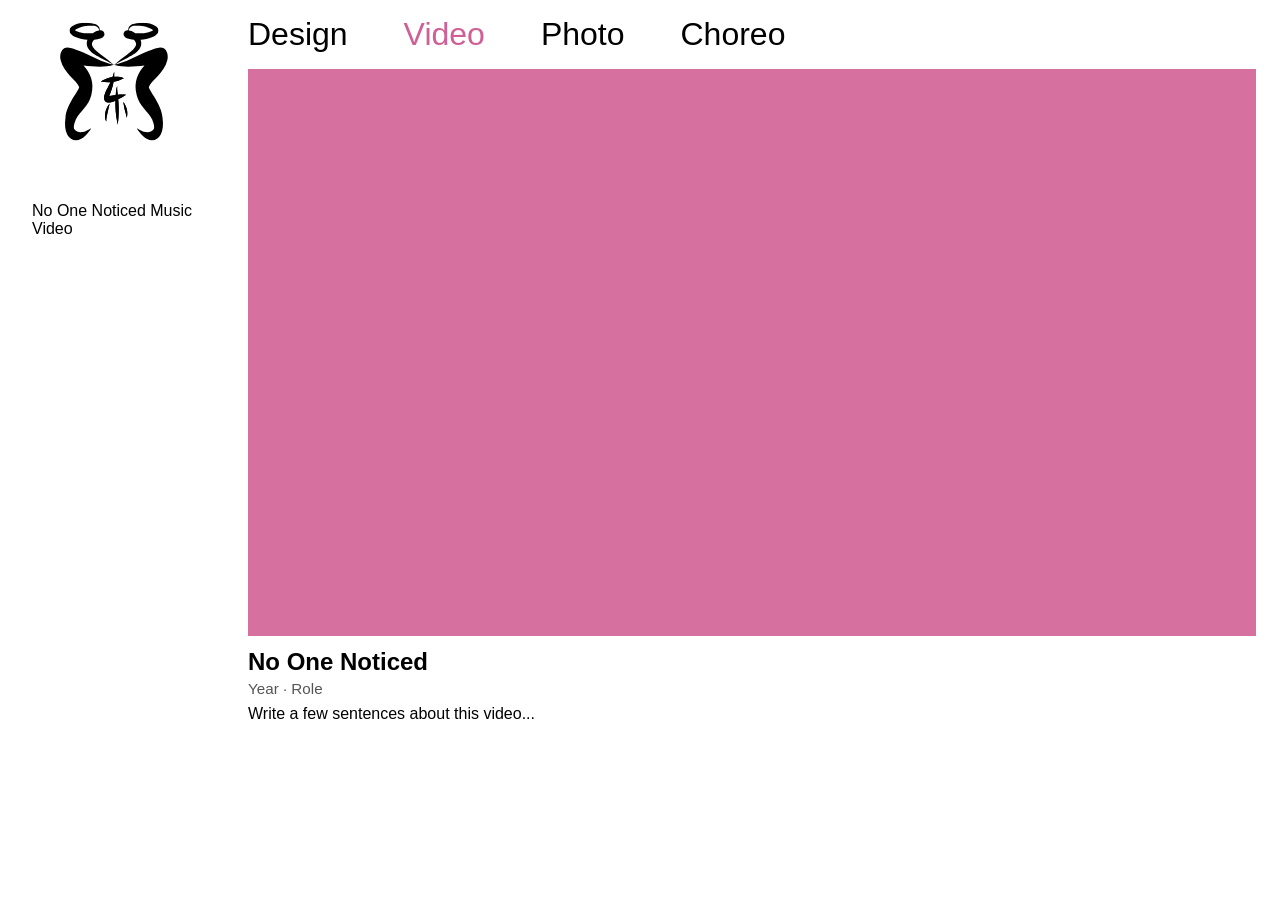
<file: Midterm/video.html>
<!doctype html>
<html lang="en">
  <head>
    <meta charset="UTF-8" />
    <meta name="viewport" content="width=device-width, initial-scale=1.0" />
    <title>Video | Portfolio</title>
    <link rel="stylesheet" href="css/style.css" />
  </head>

  <body class="inner-page">
    <!-- LEFT COLUMN: logo (home) and the list of pieces. Stays in view while you scroll. -->
    <aside class="side">
      <a class="logo" href="index.html" aria-label="Azelin Chen, home"><img src="img/thebestazelin.svg" alt="" /></a>
      <!-- Each link jumps to that piece on this page -->
      <ul class="side-list">
        <li><a href="#video-1">No One Noticed Music Video</a></li>
      </ul>
    </aside>

    <div class="inner-main">
      <nav>
        <ul>
          <li><a href="design.html">Design</a>
            <ul>
              <li><a href="design.html#马到成功 一马当先 “Succeed in Year of the Horse” [2025]">马到成功 一马当先 “Succeed in Year of the Horse” [2025]<img class="preview" src="img/design/BLURREDcalendar2026 .png" alt="" /></a></li>
              <li><a href="design.html#2026Goals">2026 Goals<img class="preview" src="img/design/bpinyourarea.png" alt="" /></a></li>
              <li><a href="design.html#Manchild">Manchild<img class="preview" src="img/design/Manchild.png" alt="" /></a></li>
              <li><a href="design.html#COMEEAT">COME EAT<img class="preview" src="img/design/11_25_25IDMCommMeal.png" alt="" /></a></li>
              <li><a href="design.html#Laufey's Bewitched Unofficial Digital Redention">Laufey's Bewitched Unofficial Digital Redention<img class="preview" src="img/design/bewitched.png" alt="" /></a></li>
            </ul>
          </li>
          <li><a href="video.html" aria-current="page">Video</a>
            <ul>
              <li><a href="video.html#video-1">No One Noticed Music Video<video class="preview" src="https://drive.google.com/file/d/1f566q2Q-w0wo50VBKDVV22nPaCnPaEsJ/view?usp=drive_link" preload="metadata" muted playsinline aria-hidden="true"></video></a></li>
              <li><a href="video.html#video-2">Video 2</a></li>
              <li><a href="video.html#video-3">Video 3</a></li>
            </ul>
          </li>
          <li><a href="photo.html">Photo</a></li>
          <li><a href="choreo.html">Choreo</a>
            <ul>
              <li><a href="choreo.html#choreo-1">Choreo 1</a></li>
              <li><a href="choreo.html#choreo-2">Choreo 2</a></li>
              <li><a href="choreo.html#choreo-3">Choreo 3</a></li>
            </ul>
          </li>
        </ul>
      </nav>

      <main class="pieces">
        <h1 class="visually-hidden">Video</h1>

        <article class="piece" id="video-1">
  <div class="embed">
    <iframe
      src="https://drive.google.com/file/d/1f566q2Q-w0wo50VBKDVV22nPaCnPaEsJ/view?usp=drive_link"
      title="No One Noticed"
      allow="autoplay; fullscreen"
      allowfullscreen
      loading="lazy"></iframe>
  </div>
  <h2>No One Noticed</h2>
  <p class="meta">Year &middot; Role</p>
  <p>Write a few sentences about this video...</p>
</article>

        <!-- TO ADD ANOTHER VIDEO: copy the article above, give it a new id (for example video-2),
             change the file name, and add a matching link to the side-list at the top of the page.

        <article class="piece" id="video-2">
          <video controls preload="metadata">
            <source src="vid/your-second-video.mp4" type="video/mp4" />
          </video>
          <h2>Title</h2>
          <p class="meta">Year &middot; Role</p>
          <p>Description.</p>
        </article>
        -->
      </main>
    </div>
  </body>
</html>
</file>
<file: Midterm/css/style.css>
/* Global Styles First */

* {
  box-sizing: border-box;
}

html,
body {
  margin: 0;
  font-family: 'Helvetica Neue', Arial, sans-serif;
}

img {
  width: 100%;
  height: auto;
}

/* NAV */
nav {
  position: sticky;
  top: 0;
  z-index: 100000;
  background-color: white;
}

nav ul {
  list-style-type: none;
  margin: 0;
  padding: 0;
  display: flex;
  justify-content: center;
  align-items: center;
  gap: 100px;
}

nav li {
  display: inline-block;
  position: relative;
}

nav a {
  font-size: 2.8rem;
  color: black;
  text-decoration: none;
  transition: background-color 0.25s ease;
}

nav a:hover {
  color: #cf5f94;
}

/* SUBNAV */
nav li ul {
  display: none;
  position: absolute;
  top: 100%;
  left: 0;
  width: 14rem;
  background-color: black;
  box-shadow: 0 6px 12px rgba(0, 0, 0, 0.25);
}

nav li:hover ul,
nav li:focus-within ul {
  display: block;
  z-index: 10000000;
}

nav li li {
  display: block;
  position: static;      
}

/* The text of each dropdown item (small, white on the black box) */
nav li li a {
  display: block;
  color: white;
  padding: 0.75rem 1.5rem;
  font-size: 0.95rem;
  text-align: left;
}

.preview {
  position: absolute;
  top: 0;
  left: 100%;            
  width: 16rem;
  height: auto;
  max-height: 70vh;
  margin-left: 0.75rem;
  object-fit: contain;
  background: white;
  box-shadow: 0 6px 12px rgba(0, 0, 0, 0.25);
  opacity: 0;
  visibility: hidden;
  pointer-events: none;
  transition: opacity 0.2s ease;
}

nav li li a:hover .preview,
nav li li a:focus-visible .preview {
  opacity: 1;
  visibility: visible;
}

/* Touch screens can't hover, so skip previews on phones */
@media screen and (width < 768px) {
  .preview {
    display: none;
  }
}

/* JUMBOTRON */

.hero {
  width: 100vw;
  max-height: 100vh;
  overflow: hidden;
  position: relative;
  margin-bottom: 2rem;
}

.hero article {
  position: absolute;
  bottom: 20%;
  right: 0;
  width: 50%;
  padding: 2%;
  color: #fff;
  background: linear-gradient(
    to right,
    rgba(30.87, 153, 1) 0%,
    rgba(0, 100, 200, 0.5) 50%,
    rgba(125, 185, 232, 0) 100%
  );
}

button,
a.info {
  display: inline-block;
  width: 10rem;
  padding: 10px 20px;
  border: 2px solid black;
  border-radius: 10px;
  color: white;
  background-color: #333;
  text-transform: uppercase;
  text-align: center;
  text-decoration: none;
  cursor: pointer;
  /* The transition gets defined on the RESTING STATE */
  transition: all 1s ease;
  /*
  transition:
    color 1s ease,
    background-color 1s ease;
  }
  */
}

button:hover,
a.info:hover {
  background-color: #cf5f94;
  color: #333;
}

/* ANCHOR LINKS + SECTIONS */
html {
  scroll-behavior: smooth;
}

@media (prefers-reduced-motion: reduce) {
  html {
    scroll-behavior: auto;
  }
}


[id] {
  scroll-margin-top: 6rem;
}

section {
  padding: 2rem 1rem;
}

.section-title {
  margin: 0 0 0.5rem;
  font-size: 2.4rem;
}

.about p {
  max-width: 40rem;
}


.home-page {
  --maroon: #8a2c22;
  height: 100vh;
  height: 100dvh;
  display: grid;
  grid-template-columns: 16rem minmax(0, 1fr);
  grid-template-rows: auto minmax(0, 1fr) minmax(0, 1fr);
  grid-template-areas:
    "info  nav"
    "info  vertical"
    "horiz horiz";
  row-gap: 1rem;
  padding-bottom: 1.5rem;
  overflow: hidden;
}

.home-page nav {
  grid-area: nav;
}

.home-page nav > ul,
.inner-page nav > ul {
  justify-content: flex-start;
  gap: 3.5rem;
  padding: 1rem 1.5rem 0;
}

.home-page nav > ul > li > a,
.inner-page nav > ul > li > a {
  font-size: 2rem;
}


.home-info {
  grid-area: info;
  position: relative;
  z-index: 10;
  display: flex;
  flex-direction: column;
  align-items: center;
  justify-content: center;
  gap: 0.75rem;
  padding: 1rem;
  background-color: white;
  text-align: center;
}

.home-info .logo {
  display: block;
  line-height: 0;
}

.home-info .logo img {
  display: block;
  height: 25rem;
  width: auto;
  transition: opacity 0.25s ease;
  margin-top: -5rem;
  margin-bottom: -7rem; 
}

.home-info .logo:hover img {
  transform: scale(1.25);
  position: relative;
  z-index: 2;
}

.home-title {
  margin: 0;
  font-size: 1.75rem;
  line-height: 1.1;
  color: black;
}

.about-link {
  font-size: 1.75rem;
  font-weight: bold;
  color: black;
  text-decoration: none;
}

.about-link:hover {
  color: #cf5f94;
}

.collab {
  margin: 0.25rem 0 0;
  font-size: 0.9rem;
  font-style: italic;
}

.collab a {
  color: black;
}

/* HOME: SCROLLING ART ROWS https://www.bennadel.com/blog/4536-creating-a-marquee-effect-with-css-animations.htm*/
.marquee {
  min-width: 0;
  min-height: 0;
  display: flex;
  overflow: hidden;      
  overflow-x: clip;      
  overflow-y: visible;
}

.marquee-vertical {
  grid-area: vertical;
}

.marquee-horizontal {
  grid-area: horiz;
}

/* Lift the hovered row above the other row so enlarged art isn't covered */
.marquee:hover {
  position: relative;
  z-index: 5;
}

/* Each row holds two identical groups. Each group is at least as wide as the row,
   so the loop never shows a gap, however many pieces you list. */
.marquee-group {
  display: flex;
  flex: 0 0 auto;
  min-width: 100%;
  justify-content: space-around;
  animation: marquee-left 30s linear infinite;
}

/* Vertical art scrolls left; horizontal art scrolls the opposite way (right) */
.marquee-horizontal .marquee-group {
  animation-direction: reverse;
  animation-duration: 30s;
}

/* Hovering does NOT pause. Only keyboard users tabbing through get a pause. */
.marquee:focus-within .marquee-group {
  animation-play-state: paused;
}

.marquee-group a {
  flex: 0 0 auto;
  margin-right: 1rem;
  transition: transform 0.3s ease;
}

/* The piece under the mouse grows while everything keeps scrolling */
.marquee-group a:hover {
  transform: scale(1.05);
  position: relative;
  z-index: 2;
}

.marquee-group video {
  display: block;
  width: auto;
  height: 100%;
  aspect-ratio: 16 / 9;   
  object-fit: cover;
}
.marquee-group img {
  display: block;
  width: auto;
  height: 100%;
}

@keyframes marquee-left {
  to {
    transform: translateX(-100%);
  }
}


@media (prefers-reduced-motion: reduce) {
  .marquee {
    overflow-x: auto;
  }

  .marquee-group {
    animation: none;
  }

  .marquee-group.dup {
    display: none;
  }
}

/* INNER PAGES (Design, Photo, Video, Choreo, About)
     [ logo + list of pieces ] [ nav                 ]
     [ logo + list of pieces ] [ big pieces, titles  ]    */
.inner-page {
  --accent: #cf5f94;
  display: grid;
  grid-template-columns: 14rem minmax(0, 1fr);
  min-height: 100vh;
}

.inner-main {
  min-width: 0;
}

/* The section you are in is shown in pink in the nav */
.inner-page nav a[aria-current="page"]:not(:hover) {
  color: var(--accent);
}

/* Left column: logo (links home) with the list of pieces under it. Stays in view. */
.side {
  position: sticky;
  top: 0;
  align-self: start;
  display: flex;
  flex-direction: column;
  align-items: center;
  gap: 1.25rem;
  padding: 1rem;
  text-align: center;
}

.side .logo {
  display: block;
  line-height: 0;
}

/* Same blank-space trimming as the home page logo, scaled down */
.side .logo img {
  display: block;
  height: 18rem;
  width: auto;
  margin-top: -4rem;
  margin-bottom: -4rem;
  transition: opacity 0.25s ease;
}

.side .logo:hover img {
  scale: 1.05;
}

.side-list {
  margin: 0;
  padding: 0;
  margin-left: 1rem;
  list-style: none;
}

.side-list a {
  display: block;
  padding: 0.4rem 0;
  font-size: 1rem;
  color: black;
  text-decoration: none;
  text-align: left;
}

.side-list a:hover {
  color: #cf5f94;
  font-style: italic;
  text-shadow: 0 0 1px rgba(207, 95, 148, 0.5);
}


.pieces {
  padding: 1rem 1.5rem 3rem;
}

.piece {
  margin: 0 0 4rem;
}

.piece:last-child {
  margin-bottom: 0;
}

.piece img {
  display: block;
  width: auto;
  max-width: 100%;
  max-height: 80vh;
}

/* Videos on the video page: full width of the column, never taller than the screen */
.piece video {
  display: block;
  width: 100%;
  max-height: 80vh;
  background: black;
}

.piece h2 {
  margin: 0.75rem 0 0.25rem;
  font-size: 1.5rem;
}

.piece .meta {
  margin: 0 0 0.5rem;
  color: #555;
  font-size: 0.95rem;
}

.piece p {
  max-width: 40rem;
  margin: 0;
}

/* PHOTO GALLERY: photos keep their own shape and flow into columns */
.gallery {
  columns: 2 15rem;  
  column-gap: 0.3rem;
}

.gallery-item {
  display: block;
  margin: 0 0 1rem;
  break-inside: avoid;
}

.gallery-item img {
  display: block;
  width: 100%;
  height: auto;
  transition: opacity 0.25s ease;
}

.gallery-item:hover img {
  opacity: 0.8;
}

/* Click a photo to see it large (no JavaScript: the photo's id is the link target) */
.lightbox {
  display: none;
  position: fixed;
  inset: 0;
  z-index: 200000;
  align-items: center;
  justify-content: center;
  background: rgba(255, 255, 255, 0.97);
  cursor: zoom-out;
}

.lightbox:target {
  display: flex;
}

.lightbox img {
  display: block;
  width: auto;
  max-width: 94vw;
  max-height: 92vh;
}

.lightbox-x {
  position: absolute;
  top: 0.75rem;
  right: 1.25rem;
  font-size: 3rem;
  line-height: 1;
  color: black;
}

/* Responsive 16:9 video embed (YouTube, Vimeo) */
.embed {
  aspect-ratio: 16 / 9;
  background: #d6709f;
}

.embed iframe {
  display: block;
  width: 100%;
  height: 100%;
  border: 0;
}

/* Heading that screen readers and search engines see, but visitors don't */
.visually-hidden {
  position: absolute;
  width: 1px;
  height: 1px;
  margin: -1px;
  padding: 0;
  overflow: hidden;
  clip: rect(0 0 0 0);
  white-space: nowrap;
  border: 0;
}

/* GALLERY */
.container {
  width: 100%;
  display: flex;
  flex-direction: row;
  flex-wrap: wrap;
  justify-content: space-between;
}

.thumb {
  /* flex-grow: 0, flex-shrink: 0, flex-basis (width) */
  flex: 0 0 30%;
  margin: 1.5rem auto;
  position: relative;
  overflow: hidden;
}

.mask {
  /* pin all 4 edges to the parents edges */
  position: absolute;
  top: 0;
  bottom: 0;
  left: 0;
  right: 0;
  /* center the content on both axis */
  display: flex;
  flex-direction: column;
  justify-content: center;
  align-items: center;
  opacity: 0;
  background-color: rgba(255, 255, 255, 0.5);
  transition: all 1s ease;
}

.mask h2 {
  margin: 0;
}

.mask p {
  font-style: italic;
}

.thumb:hover .mask {
  opacity: 1;
}

/* define the img resting state explicitly so that we have properties to change */
.thumb img {
  /* these look like they normally would, but we need to define the transforms starting state so we have something to animate from */
  transform: scale(1) rotate(0);

  transition: all 1s ease;
}

.thumb:hover img {
  transform: scale(2) rotate(-20deg);
}

.thumb .mask h2,
.thumb .mask p,
.thumb .mask a {
  opacity: 0;
  transform: scale(0);
  transition: all 1s ease-in-out;
}

.thumb:hover .mask h2,
.thumb:hover .mask p,
.thumb:hover .mask a {
  opacity: 1;
  transform: scale(1);
}

/* Media Queries (conditional statements that apply style overrides */
/* Desktop First styles = default style sheet is for large screens, override big => small */

/* Tablet */
@media screen and (width <= 1024px) {
  .hero article {
    width: 80%;
    bottom: 10%;
  }

  .thumb {
    flex-basis: 45%;
  }
}

/* Phone */
@media screen and (width <768px) {
  .hero article {
    width: 100%;
    bottom: 0;
    text-align: center;
  }

  .container {
    flex-direction: column;
    padding: 0.75rem;
  }

  nav ul {
    gap: 1rem;
    flex-wrap: wrap;
  }

  nav a {
    font-size: 1.25rem;
  }
}

/* Phone: inner pages stack (logo + list, nav, pieces) */
@media screen and (width < 768px) {
  .inner-page {
    grid-template-columns: minmax(0, 1fr);
  }

  .side {
    position: static;
    flex-direction: row;
    flex-wrap: wrap;
    justify-content: center;
    gap: 0.5rem 1.25rem;
    padding: 0.5rem;
  }

  .side .logo img {
    height: 6rem;
    margin-top: -0.9rem;
    margin-bottom: -1.8rem;
  }

  .side-list {
    display: flex;
    flex-wrap: wrap;
    gap: 0.25rem 1rem;
  }

  .side-list a {
    font-size: 1.125rem;
  }

  .pieces {
    padding: 1rem;
  }
}

/* Phone: home page stacks (info, nav, vertical art, horizontal art) */
@media screen and (width < 768px) {
  .home-page {
    grid-template-columns: minmax(0, 1fr);
    grid-template-rows: auto auto minmax(0, 1fr) minmax(0, 1fr);
    grid-template-areas:
      "info"
      "nav"
      "vertical"
      "horiz";
  }

  .home-info {
    flex-direction: row;
    flex-wrap: wrap;
    gap: 0.25rem 1rem;
    padding: 0.5rem;
  }

  .home-info .logo img {
    height: 6rem;
    margin-top: -0.9rem;
    margin-bottom: -1.8rem;
  }

  .home-title,
  .about-link {
    font-size: 1.25rem;
  }

  .collab {
    display: none;
  }

  .home-page nav > ul,
  .inner-page nav > ul {
    justify-content: center;
    gap: 1.25rem;
    padding: 0.5rem;
  }

  .home-page nav > ul > li > a,
  .inner-page nav > ul > li > a {
    font-size: 1.1rem;
  }
}
</file>
<file: WeekThree/Week03/Week3_2/Box_Model/StarterFiles/css/styles.css>
/* We write this together in class.

   You will need:
     .container-inclass
     .thumbnail-inclass
     .clear-fix::after
*/
</file>
